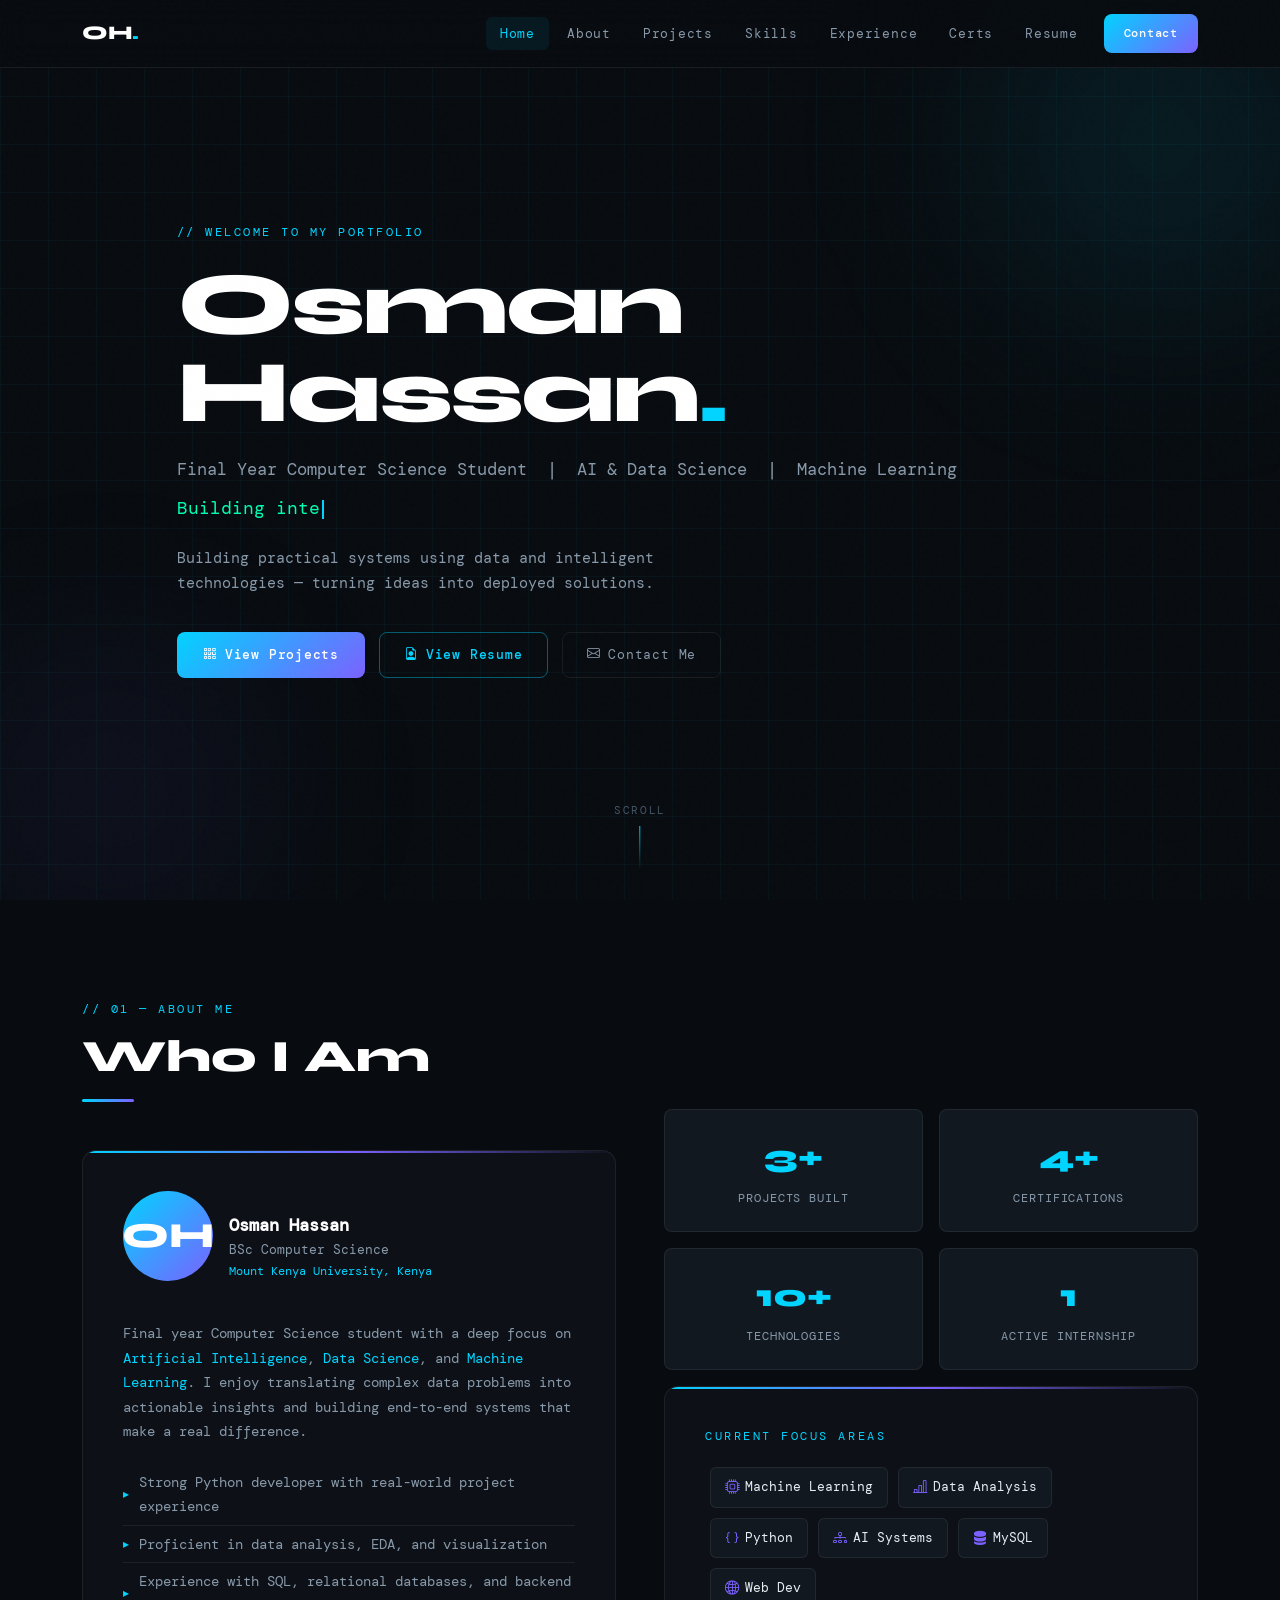
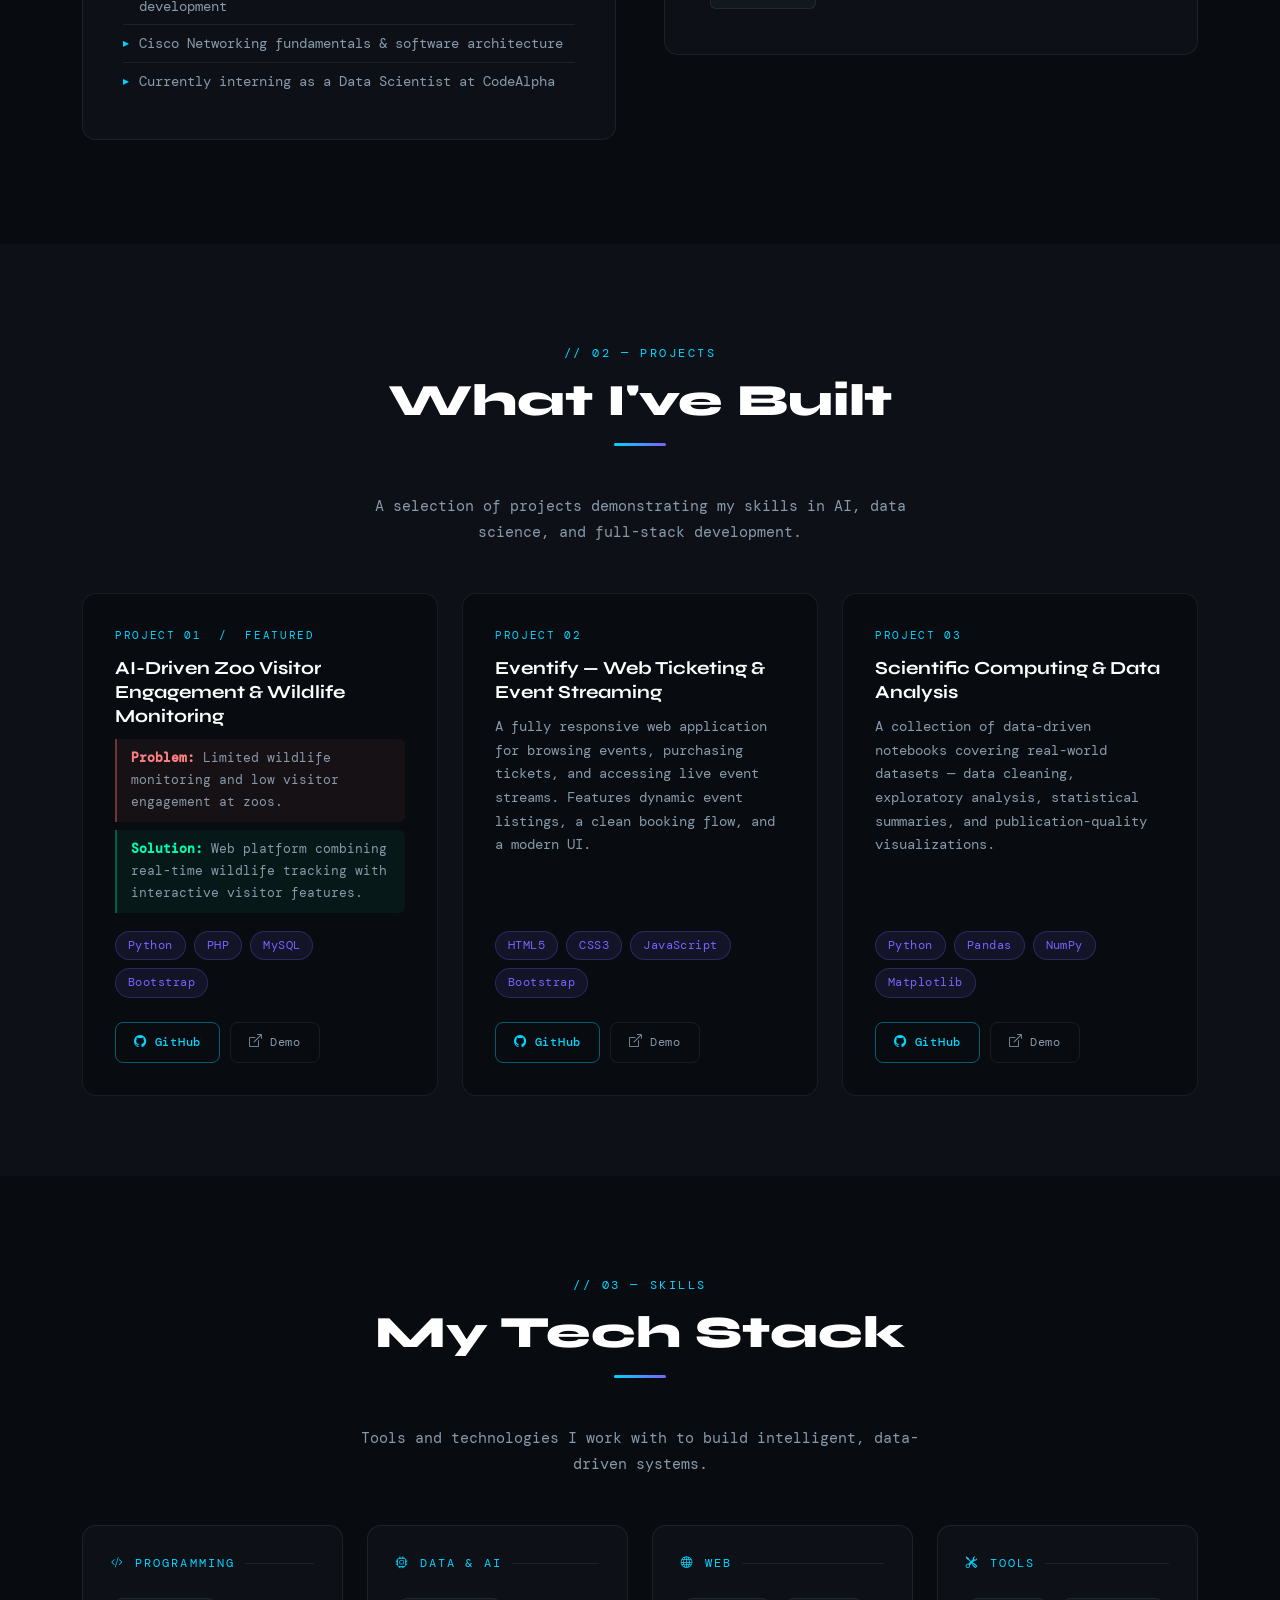
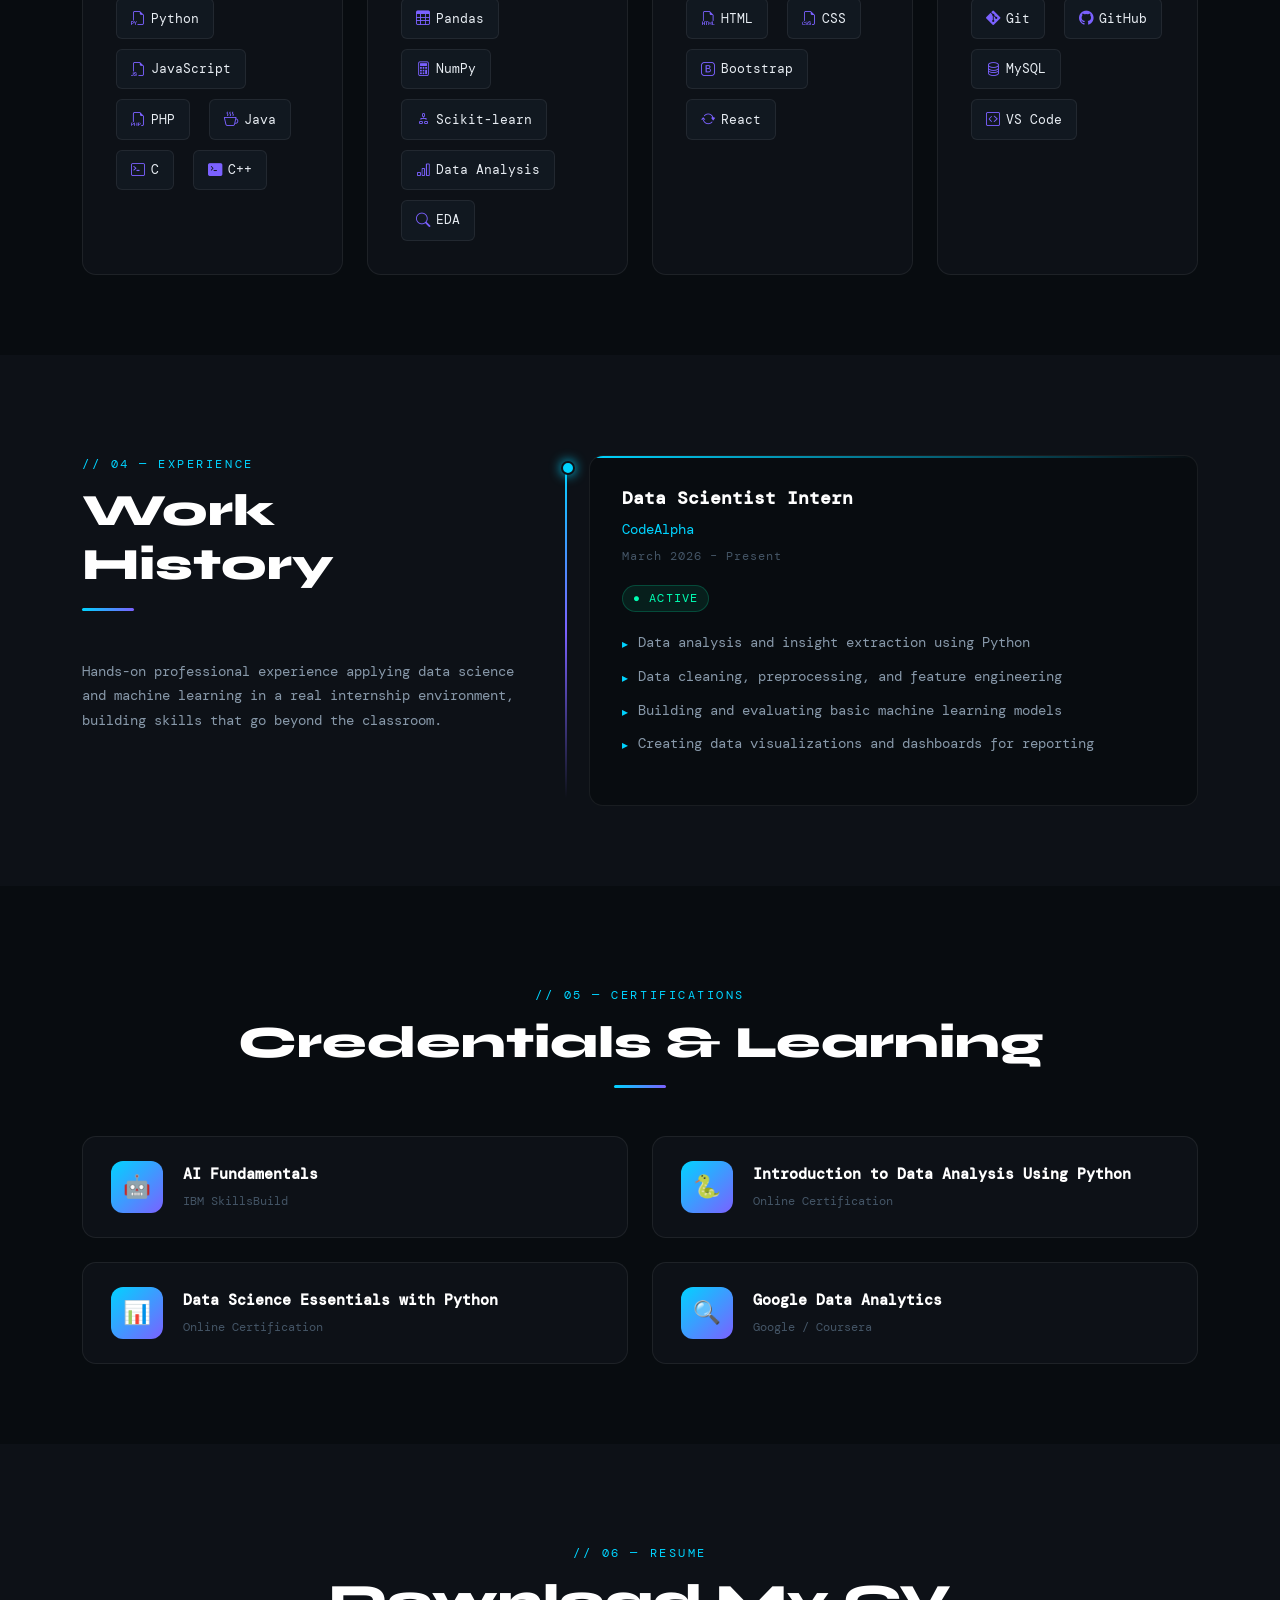
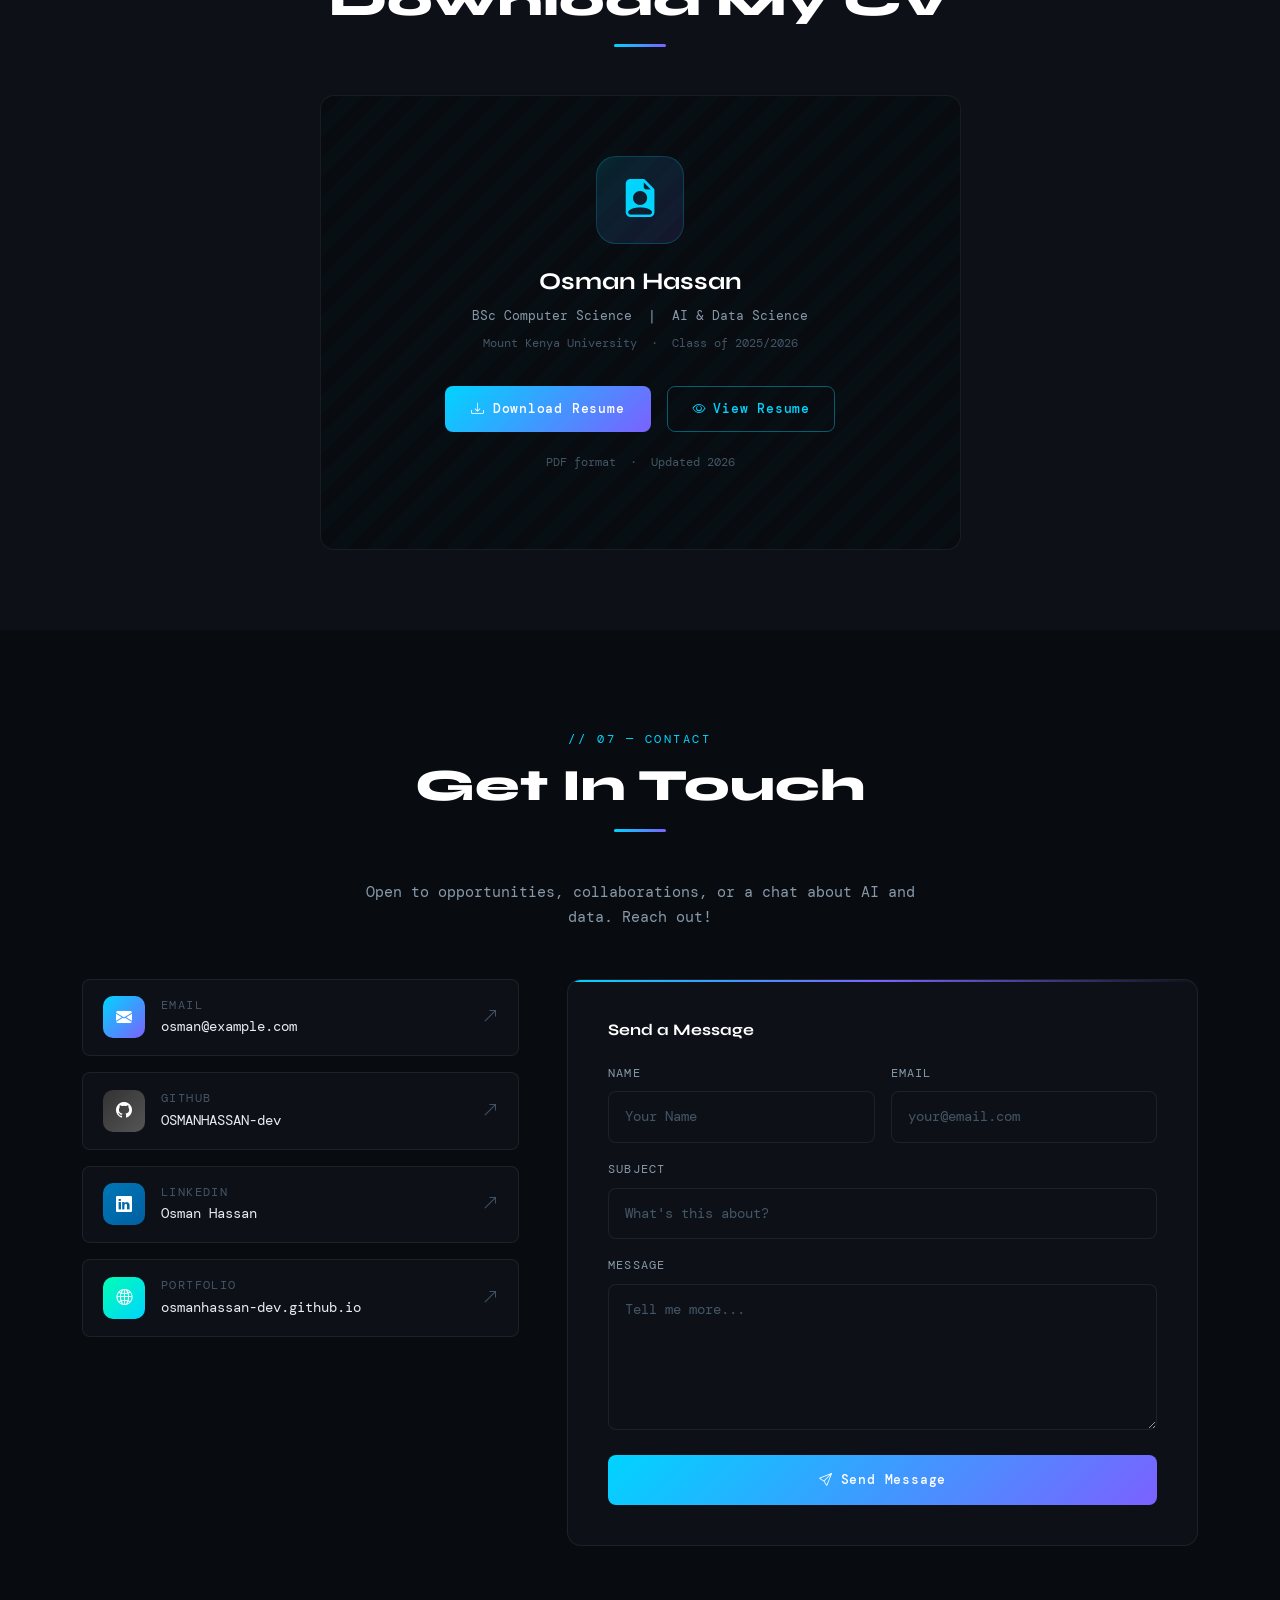
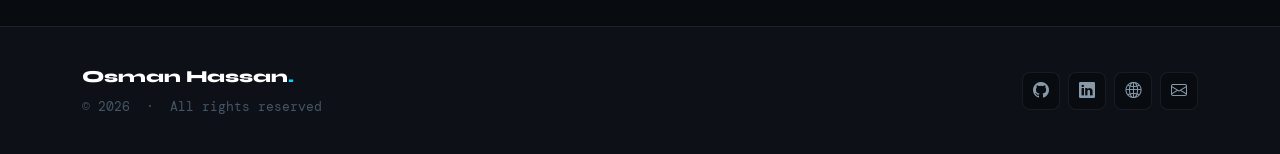
<file: index.html>
<!DOCTYPE html>
<html lang="en">
<head>
  <meta charset="UTF-8" />
  <meta name="viewport" content="width=device-width, initial-scale=1.0" />
  <link rel="icon" href="https://cdn-icons-png.flaticon.com/512/2103/2103633.png" type="image/png">
  <title>Osman Hassan | AI & Data Science Portfolio</title>
  <link rel="icon" type="image/png" href="https://upload.wikimedia.org/wikipedia/commons/6/6a/Artificial_intelligence_icon.png" /> 
  <meta name="description" content="Final Year CS Student specializing in AI, Data Science, and Machine Learning." />

  <!-- Bootstrap 5 CDN -->
  <link href="https://cdn.jsdelivr.net/npm/bootstrap@5.3.3/dist/css/bootstrap.min.css" rel="stylesheet" />
  <!-- Bootstrap Icons -->
  <link href="https://cdn.jsdelivr.net/npm/bootstrap-icons@1.11.3/font/bootstrap-icons.min.css" rel="stylesheet" />
  <!-- Google Fonts: Syne + DM Mono -->
  <link href="https://fonts.googleapis.com/css2?family=Syne:wght@400;600;700;800&family=DM+Mono:wght@300;400;500&display=swap" rel="stylesheet" />

  <style>
    /* ============================================================
       CSS CUSTOM PROPERTIES
    ============================================================ */
    :root {
      --bg:          #080c10;
      --bg-card:     #0d1117;
      --bg-card2:    #111820;
      --border:      rgba(255,255,255,0.07);
      --accent:      #00d4ff;
      --accent2:     #7b61ff;
      --accent3:     #00ffb3;
      --text:        #e8edf3;
      --text-dim:    #8899aa;
      --text-faint:  #445566;
      --radius:      14px;
      --radius-sm:   8px;
      --font-head:   'Syne', sans-serif;
      --font-mono:   'DM Mono', monospace;
      --nav-h:       68px;
      --glow:        0 0 40px rgba(0,212,255,0.12);
    }

    *, *::before, *::after { box-sizing: border-box; margin: 0; padding: 0; }
    html { scroll-behavior: smooth; scroll-padding-top: var(--nav-h); }
    body {
      background: var(--bg);
      color: var(--text);
      font-family: var(--font-mono);
      font-size: 0.95rem;
      line-height: 1.7;
      overflow-x: hidden;
    }
    h1,h2,h3,h4,h5 { font-family: var(--font-head); font-weight: 700; line-height: 1.2; }
    a { color: var(--accent); text-decoration: none; }
    a:hover { color: var(--accent3); }
    ::selection { background: rgba(0,212,255,0.25); color: #fff; }
    ::-webkit-scrollbar { width: 5px; }
    ::-webkit-scrollbar-track { background: var(--bg); }
    ::-webkit-scrollbar-thumb { background: var(--accent2); border-radius: 10px; }

    /* Noise overlay */
    body::before {
      content: '';
      position: fixed; inset: 0;
      background-image: url("data:image/svg+xml,%3Csvg viewBox='0 0 256 256' xmlns='http://www.w3.org/2000/svg'%3E%3Cfilter id='n'%3E%3CfeTurbulence type='fractalNoise' baseFrequency='0.9' numOctaves='4' stitchTiles='stitch'/%3E%3C/filter%3E%3Crect width='100%25' height='100%25' filter='url(%23n)' opacity='0.035'/%3E%3C/svg%3E");
      pointer-events: none; z-index: 9999; opacity: .4;
    }

    /* Grid bg */
    .grid-bg {
      background-image:
        linear-gradient(rgba(0,212,255,0.04) 1px, transparent 1px),
        linear-gradient(90deg, rgba(0,212,255,0.04) 1px, transparent 1px);
      background-size: 48px 48px;
    }

    /* ============================================================ SECTION */
    .section { padding: 100px 0 80px; }
    .section-label {
      font-family: var(--font-mono);
      font-size: 0.72rem; letter-spacing: 0.22em;
      text-transform: uppercase; color: var(--accent); margin-bottom: 10px;
    }
    .section-title { font-size: clamp(1.9rem,4vw,2.8rem); font-weight: 800; color: #fff; margin-bottom: 14px; }
    .section-sub { color: var(--text-dim); max-width: 560px; font-size: 0.93rem; }
    .divider {
      width: 52px; height: 3px;
      background: linear-gradient(90deg, var(--accent), var(--accent2));
      border-radius: 4px; margin: 16px 0 48px;
    }

    /* ============================================================ NAVBAR */
    #navbar {
      height: var(--nav-h);
      background: rgba(8,12,16,0.88);
      backdrop-filter: blur(16px);
      -webkit-backdrop-filter: blur(16px);
      border-bottom: 1px solid var(--border);
      z-index: 1050;
    }
    #navbar .navbar-brand { font-family: var(--font-head); font-size: 1.2rem; font-weight: 800; color: #fff; letter-spacing: -0.02em; }
    #navbar .navbar-brand span { color: var(--accent); }
    .nav-link {
      font-family: var(--font-mono); font-size: 0.8rem; letter-spacing: 0.06em;
      color: var(--text-dim) !important; padding: 6px 14px !important;
      border-radius: 6px; transition: color .2s, background .2s; position: relative;
    }
    .nav-link:hover, .nav-link.active { color: var(--accent) !important; background: rgba(0,212,255,0.07); }
    .navbar-toggler { border: 1px solid var(--border); }
    .navbar-toggler-icon { filter: invert(1); }

    /* ============================================================ HERO */
    #home { min-height: 100vh; display: flex; align-items: center; position: relative; overflow: hidden; }
    .blob { position: absolute; border-radius: 50%; filter: blur(90px); pointer-events: none; }
    .blob-1 {
      width: 520px; height: 520px;
      background: radial-gradient(circle, rgba(0,212,255,.12), transparent 70%);
      top: -120px; right: -140px;
      animation: drift 8s ease-in-out infinite alternate;
    }
    .blob-2 {
      width: 420px; height: 420px;
      background: radial-gradient(circle, rgba(123,97,255,.10), transparent 70%);
      bottom: -100px; left: -100px;
      animation: drift 10s ease-in-out infinite alternate-reverse;
    }
    @keyframes drift {
      from { transform: translate(0,0) scale(1); }
      to   { transform: translate(30px,20px) scale(1.08); }
    }
    .hero-pre {
      font-family: var(--font-mono); font-size: 0.78rem;
      letter-spacing: 0.2em; text-transform: uppercase; color: var(--accent);
      margin-bottom: 18px; opacity: 0; animation: fadeUp .7s .2s forwards;
    }
    .hero-name {
      font-size: clamp(2.8rem,8vw,5.5rem); font-weight: 800; color: #fff;
      line-height: 1.0; letter-spacing: -0.03em;
      opacity: 0; animation: fadeUp .7s .4s forwards;
    }
    .hero-name .accent-dot { color: var(--accent); }
    .hero-title {
      font-family: var(--font-mono); font-size: clamp(0.85rem,2vw,1.05rem);
      color: var(--text-dim); margin: 18px 0 10px;
      opacity: 0; animation: fadeUp .7s .6s forwards;
    }
    .typed-wrap {
      font-family: var(--font-mono); font-size: clamp(0.9rem,2vw,1.1rem);
      color: var(--accent3); min-height: 1.8em;
      opacity: 0; animation: fadeUp .7s .75s forwards;
    }
    .typed-cursor {
      display: inline-block; width: 2px; height: 1.1em;
      background: var(--accent); margin-left: 2px;
      vertical-align: text-bottom; animation: blink .8s step-end infinite;
    }
    @keyframes blink { 0%,100%{opacity:1} 50%{opacity:0} }
    .hero-tagline {
      color: var(--text-dim); font-size: 0.92rem; margin: 20px 0 36px;
      max-width: 480px; opacity: 0; animation: fadeUp .7s .9s forwards;
    }
    .hero-btns { display: flex; flex-wrap: wrap; gap: 14px; opacity: 0; animation: fadeUp .7s 1.05s forwards; }
    .scroll-hint {
      position: absolute; bottom: 30px; left: 50%; transform: translateX(-50%);
      display: flex; flex-direction: column; align-items: center; gap: 6px;
      color: var(--text-faint); font-size: 0.7rem; letter-spacing: 0.14em;
      text-transform: uppercase; animation: fadeIn 1s 2s both;
    }
    .scroll-hint .line {
      width: 1px; height: 44px;
      background: linear-gradient(to bottom, var(--accent), transparent);
      animation: scrollLine 1.8s ease-in-out infinite;
    }
    @keyframes scrollLine {
      0%   { opacity:0; transform:scaleY(0); transform-origin:top; }
      50%  { opacity:1; transform:scaleY(1); transform-origin:top; }
      100% { opacity:0; transform:scaleY(1); transform-origin:bottom; }
    }
    @keyframes fadeUp { from{opacity:0;transform:translateY(22px)} to{opacity:1;transform:translateY(0)} }
    @keyframes fadeIn  { from{opacity:0} to{opacity:1} }

    /* ============================================================ BUTTONS */
    .btn-primary-custom {
      display: inline-flex; align-items: center; gap: 8px;
      padding: 12px 26px;
      background: linear-gradient(135deg, var(--accent), var(--accent2));
      color: #fff; font-family: var(--font-mono); font-size: 0.82rem;
      letter-spacing: 0.06em; border: none; border-radius: var(--radius-sm);
      cursor: pointer; transition: transform .2s, box-shadow .2s, opacity .2s; font-weight: 500;
    }
    .btn-primary-custom:hover { transform: translateY(-2px); box-shadow: 0 8px 28px rgba(0,212,255,0.3); color:#fff; opacity:.92; }
    .btn-outline-custom {
      display: inline-flex; align-items: center; gap: 8px;
      padding: 11px 24px; background: transparent; color: var(--accent);
      font-family: var(--font-mono); font-size: 0.82rem; letter-spacing: 0.06em;
      border: 1px solid rgba(0,212,255,0.4); border-radius: var(--radius-sm);
      cursor: pointer; transition: transform .2s, background .2s, border-color .2s; font-weight: 500;
    }
    .btn-outline-custom:hover { background: rgba(0,212,255,0.08); border-color: var(--accent); transform: translateY(-2px); color: var(--accent); }
    .btn-ghost-custom {
      display: inline-flex; align-items: center; gap: 8px;
      padding: 11px 24px; background: transparent; color: var(--text-dim);
      font-family: var(--font-mono); font-size: 0.82rem; letter-spacing: 0.06em;
      border: 1px solid var(--border); border-radius: var(--radius-sm);
      cursor: pointer; transition: transform .2s, color .2s, border-color .2s;
    }
    .btn-ghost-custom:hover { color: var(--text); border-color: rgba(255,255,255,0.2); transform: translateY(-2px); }

    /* ============================================================ ABOUT */
    .about-card {
      background: var(--bg-card); border: 1px solid var(--border);
      border-radius: var(--radius); padding: 40px; position: relative; overflow: hidden;
    }
    .about-card::before {
      content: ''; position: absolute; top:0;left:0;right:0; height:2px;
      background: linear-gradient(90deg, var(--accent), var(--accent2), transparent);
    }
    .about-avatar {
      width: 90px; height: 90px; border-radius: 50%;
      background: linear-gradient(135deg, var(--accent), var(--accent2));
      display: flex; align-items: center; justify-content: center;
      font-size: 2.2rem; font-family: var(--font-head); font-weight: 800;
      color: #fff; margin-bottom: 20px; flex-shrink: 0;
    }
    .about-stat {
      background: var(--bg-card2); border: 1px solid var(--border);
      border-radius: var(--radius-sm); padding: 20px 24px; text-align: center;
    }
    .about-stat .num { font-size: 2rem; font-family: var(--font-head); font-weight: 800; color: var(--accent); display: block; }
    .about-stat .lbl { font-size: 0.76rem; color: var(--text-dim); letter-spacing: 0.08em; text-transform: uppercase; }
    .about-list li {
      color: var(--text-dim); font-size: 0.9rem; padding: 6px 0;
      border-bottom: 1px solid var(--border);
      display: flex; align-items: center; gap: 10px;
    }
    .about-list li:last-child { border-bottom: none; }
    .about-list li::before { content: '▸'; color: var(--accent); font-size: 0.75rem; flex-shrink: 0; }

    /* ============================================================ PROJECTS */
    #projects { background: var(--bg-card); }
    .project-card {
      background: var(--bg); border: 1px solid var(--border);
      border-radius: var(--radius); padding: 32px; height: 100%;
      display: flex; flex-direction: column; position: relative; overflow: hidden;
      transition: transform .3s, border-color .3s, box-shadow .3s;
    }
    .project-card::before {
      content:''; position:absolute; inset:0;
      background: linear-gradient(135deg,rgba(0,212,255,0.04),transparent 60%);
      opacity:0; transition: opacity .3s;
    }
    .project-card:hover { transform:translateY(-6px); border-color:rgba(0,212,255,0.25); box-shadow:var(--glow); }
    .project-card:hover::before { opacity:1; }
    .project-num { font-size:0.7rem; font-family:var(--font-mono); letter-spacing:0.15em; color:var(--accent); text-transform:uppercase; margin-bottom:12px; }
    .project-title { font-size:1.15rem; font-weight:700; color:#fff; margin-bottom:10px; line-height:1.3; }
    .project-desc { color:var(--text-dim); font-size:0.87rem; flex:1; margin-bottom:20px; }
    .project-problem {
      background:rgba(255,100,100,0.06); border-left:2px solid rgba(255,100,100,0.4);
      padding:8px 14px; border-radius:0 6px 6px 0; font-size:0.82rem; color:var(--text-dim); margin-bottom:8px;
    }
    .project-solution {
      background:rgba(0,255,179,0.05); border-left:2px solid rgba(0,255,179,0.3);
      padding:8px 14px; border-radius:0 6px 6px 0; font-size:0.82rem; color:var(--text-dim); margin-bottom:18px;
    }
    .tech-stack { display:flex; flex-wrap:wrap; gap:8px; margin-bottom:24px; }
    .tech-tag {
      font-family:var(--font-mono); font-size:0.72rem; padding:4px 12px; border-radius:20px;
      background:rgba(123,97,255,0.1); border:1px solid rgba(123,97,255,0.25); color:var(--accent2); letter-spacing:0.04em;
    }
    .project-btns { display:flex; gap:10px; flex-wrap:wrap; }

    /* ============================================================ SKILLS */
    .skill-group {
      background: var(--bg-card); border: 1px solid var(--border);
      border-radius: var(--radius); padding: 28px; height: 100%;
      transition: border-color .3s;
    }
    .skill-group:hover { border-color: rgba(0,212,255,0.2); }
    .skill-group-title {
      font-family: var(--font-mono); font-size: 0.72rem; letter-spacing: 0.18em;
      text-transform: uppercase; color: var(--accent); margin-bottom: 20px;
      display: flex; align-items: center; gap: 10px;
    }
    .skill-group-title::after { content:''; flex:1; height:1px; background:var(--border); }
    .skill-badge {
      display: inline-flex; align-items: center; gap: 6px;
      padding: 7px 14px; border-radius: 6px;
      background: var(--bg-card2); border: 1px solid var(--border);
      color: var(--text); font-size: 0.82rem; margin: 5px;
      transition: background .2s, border-color .2s, transform .2s, color .2s; cursor: default;
    }
    .skill-badge:hover { background:rgba(0,212,255,0.07); border-color:rgba(0,212,255,0.3); color:var(--accent); transform:translateY(-2px); }
    .skill-badge i { font-size:0.9rem; color:var(--accent2); }

    /* ============================================================ EXPERIENCE */
    #experience { background: var(--bg-card); }
    .timeline { position:relative; padding-left:32px; }
    .timeline::before {
      content:''; position:absolute; left:8px; top:8px; bottom:8px; width:2px;
      background:linear-gradient(to bottom, var(--accent), var(--accent2), transparent);
    }
    .timeline-item { position:relative; margin-bottom:44px; }
    .timeline-item:last-child { margin-bottom:0; }
    .timeline-dot {
      position:absolute; left:-28px; top:6px;
      width:14px; height:14px; border-radius:50%;
      background:var(--accent); border:2px solid var(--bg-card);
      box-shadow:0 0 12px var(--accent);
    }
    .exp-card {
      background:var(--bg); border:1px solid var(--border);
      border-radius:var(--radius); padding:28px 32px;
      position:relative; overflow:hidden; transition:border-color .3s;
    }
    .exp-card::before {
      content:''; position:absolute; top:0;left:0;right:0; height:2px;
      background:linear-gradient(90deg, var(--accent), transparent);
    }
    .exp-card:hover { border-color:rgba(0,212,255,0.25); }
    .exp-role { font-size:1.1rem; font-weight:700; color:#fff; margin-bottom:4px; }
    .exp-company { color:var(--accent); font-size:0.88rem; margin-bottom:4px; font-family:var(--font-mono); }
    .exp-period { font-size:0.78rem; color:var(--text-faint); font-family:var(--font-mono); letter-spacing:0.08em; margin-bottom:18px; }
    .exp-badge {
      display:inline-block; padding:3px 10px;
      background:rgba(0,255,179,0.08); border:1px solid rgba(0,255,179,0.2);
      border-radius:20px; color:var(--accent3); font-size:0.72rem;
      letter-spacing:0.1em; text-transform:uppercase; margin-bottom:14px;
    }
    .exp-tasks { list-style:none; padding:0; }
    .exp-tasks li {
      color:var(--text-dim); font-size:0.87rem; padding:5px 0;
      display:flex; align-items:flex-start; gap:10px;
    }
    .exp-tasks li::before { content:'▸'; color:var(--accent); font-size:0.72rem; margin-top:4px; flex-shrink:0; }

    /* ============================================================ CERTIFICATIONS */
    .cert-card {
      background:var(--bg-card); border:1px solid var(--border);
      border-radius:var(--radius); padding:24px 28px;
      display:flex; align-items:center; gap:20px;
      transition:border-color .3s, transform .3s; height:100%;
    }
    .cert-card:hover { border-color:rgba(0,212,255,0.25); transform:translateY(-4px); }
    .cert-icon {
      width:52px; height:52px; border-radius:12px;
      background:linear-gradient(135deg,var(--accent),var(--accent2));
      display:flex; align-items:center; justify-content:center;
      font-size:1.4rem; flex-shrink:0;
    }
    .cert-name { font-weight:600; color:#fff; font-size:0.92rem; margin-bottom:4px; }
    .cert-issuer { font-size:0.77rem; color:var(--text-faint); font-family:var(--font-mono); }

    /* ============================================================ RESUME */
    #resume { background: var(--bg-card); }
    .resume-preview {
      background:var(--bg); border:1px solid var(--border);
      border-radius:var(--radius); padding:60px 40px; text-align:center;
      position:relative; overflow:hidden;
    }
    .resume-preview::before {
      content:''; position:absolute; inset:0;
      background:repeating-linear-gradient(-45deg,transparent,transparent 14px,rgba(0,212,255,0.015) 14px,rgba(0,212,255,0.015) 28px);
    }
    .resume-icon-wrap {
      width:88px; height:88px; border-radius:20px;
      background:linear-gradient(135deg,rgba(0,212,255,0.12),rgba(123,97,255,0.12));
      border:1px solid rgba(0,212,255,0.2);
      display:flex; align-items:center; justify-content:center;
      font-size:2.4rem; margin:0 auto 24px; color:var(--accent);
    }

    /* ============================================================ CONTACT */
    .contact-item {
      display:flex; align-items:center; gap:16px;
      padding:16px 20px; background:var(--bg-card); border:1px solid var(--border);
      border-radius:var(--radius-sm); transition:border-color .3s, transform .2s;
      text-decoration:none; color:var(--text);
    }
    .contact-item:hover { border-color:rgba(0,212,255,0.3); transform:translateX(4px); color:var(--text); }
    .contact-icon {
      width:42px; height:42px; border-radius:10px;
      background:linear-gradient(135deg,var(--accent),var(--accent2));
      display:flex; align-items:center; justify-content:center;
      font-size:1rem; color:#fff; flex-shrink:0;
    }
    .contact-label { font-size:0.72rem; text-transform:uppercase; letter-spacing:0.12em; color:var(--text-faint); font-family:var(--font-mono); }
    .contact-value { font-size:0.88rem; color:var(--text); }
    .form-control-custom {
      background:var(--bg-card); border:1px solid var(--border);
      border-radius:var(--radius-sm); color:var(--text);
      font-family:var(--font-mono); font-size:0.87rem; padding:13px 16px;
      width:100%; outline:none; transition:border-color .2s;
    }
    .form-control-custom:focus { border-color:var(--accent); box-shadow:0 0 0 3px rgba(0,212,255,0.08); }
    .form-control-custom::placeholder { color:var(--text-faint); }
    .form-label-custom {
      font-size:0.76rem; letter-spacing:0.1em; text-transform:uppercase;
      color:var(--text-dim); font-family:var(--font-mono); margin-bottom:8px; display:block;
    }

    /* ============================================================ FOOTER */
    footer { background:var(--bg-card); border-top:1px solid var(--border); padding:36px 0; }
    .footer-brand { font-family:var(--font-head); font-size:1.05rem; font-weight:800; color:#fff; }
    .footer-brand span { color:var(--accent); }
    .footer-text { font-size:0.8rem; color:var(--text-faint); }
    .social-link {
      width:38px; height:38px; border-radius:8px;
      background:var(--bg); border:1px solid var(--border);
      display:inline-flex; align-items:center; justify-content:center;
      color:var(--text-dim); font-size:1rem;
      transition:background .2s, color .2s, border-color .2s, transform .2s;
    }
    .social-link:hover { background:rgba(0,212,255,0.1); border-color:var(--accent); color:var(--accent); transform:translateY(-2px); }

    /* ============================================================ REVEAL ANIMATIONS */
    .reveal { opacity:0; transform:translateY(28px); transition:opacity .65s ease, transform .65s ease; }
    .reveal.visible { opacity:1; transform:none; }

    /* ============================================================ RESPONSIVE */
    @media (max-width:767px) {
      .section { padding:70px 0 60px; }
      .hero-name { letter-spacing:-0.02em; }
      .about-card { padding:26px; }
      .project-card { padding:24px; }
    }
  </style>
</head>
<body>

  <!-- NAVBAR -->
  <nav id="navbar" class="navbar navbar-expand-lg fixed-top">
    <div class="container">
      <a class="navbar-brand" href="#home">OH<span>.</span></a>
      <button class="navbar-toggler" type="button" data-bs-toggle="collapse" data-bs-target="#navMenu">
        <span class="navbar-toggler-icon"></span>
      </button>
      <div class="collapse navbar-collapse" id="navMenu">
        <ul class="navbar-nav ms-auto align-items-lg-center gap-1">
          <li class="nav-item"><a class="nav-link" href="#home">Home</a></li>
          <li class="nav-item"><a class="nav-link" href="#about">About</a></li>
          <li class="nav-item"><a class="nav-link" href="#projects">Projects</a></li>
          <li class="nav-item"><a class="nav-link" href="#skills">Skills</a></li>
          <li class="nav-item"><a class="nav-link" href="#experience">Experience</a></li>
          <li class="nav-item"><a class="nav-link" href="#certifications">Certs</a></li>
          <li class="nav-item"><a class="nav-link" href="#resume">Resume</a></li>
          <li class="nav-item ms-lg-2">
            <a class="btn-primary-custom" href="#contact" style="padding:9px 20px;font-size:0.78rem;">Contact</a>
          </li>
        </ul>
      </div>
    </div>
  </nav>

  <!-- HOME -->
  <section id="home" class="grid-bg">
    <div class="blob blob-1"></div>
    <div class="blob blob-2"></div>
    <div class="container" style="position:relative;z-index:2">
      <div class="row justify-content-center">
        <div class="col-lg-10">
          <p class="hero-pre">// Welcome to my portfolio</p>
          <h1 class="hero-name">Osman<br>Hassan<span class="accent-dot">.</span></h1>
          <p class="hero-title">Final Year Computer Science Student &nbsp;|&nbsp; AI &amp; Data Science &nbsp;|&nbsp; Machine Learning</p>
          <div class="typed-wrap">
            <span id="typed-text"></span><span class="typed-cursor"></span>
          </div>
          <p class="hero-tagline">Building practical systems using data and intelligent technologies — turning ideas into deployed solutions.</p>
          <div class="hero-btns">
            <a class="btn-primary-custom" href="#projects"><i class="bi bi-grid-3x3-gap"></i> View Projects</a>
            <a class="btn-outline-custom" href="resume.pdf" target="_blank"><i class="bi bi-file-earmark-person"></i> View Resume</a>
            <a class="btn-ghost-custom" href="#contact"><i class="bi bi-envelope"></i> Contact Me</a>
          </div>
        </div>
      </div>
    </div>
    <div class="scroll-hint">
      <span>Scroll</span>
      <div class="line"></div>
    </div>
  </section>

  <!-- ABOUT -->
  <section id="about" class="section">
    <div class="container">
      <div class="row g-5 align-items-center">
        <div class="col-lg-6 reveal">
          <p class="section-label">// 01 — About Me</p>
          <h2 class="section-title">Who I Am</h2>
          <div class="divider"></div>
          <div class="about-card mb-4">
            <div class="d-flex align-items-center gap-3" style="margin-bottom:20px">
              <div class="about-avatar">OH</div>
              <div>
                <div style="font-weight:700;color:#fff;font-size:1.05rem;">Osman Hassan</div>
                <div style="font-family:var(--font-mono);font-size:0.8rem;color:var(--text-dim);">BSc Computer Science</div>
                <div style="font-family:var(--font-mono);font-size:0.78rem;color:var(--accent);">Mount Kenya University, Kenya</div>
              </div>
            </div>
            <p style="color:var(--text-dim);font-size:0.9rem;margin-bottom:20px;">
              Final year Computer Science student with a deep focus on <span style="color:var(--accent)">Artificial Intelligence</span>,
              <span style="color:var(--accent)">Data Science</span>, and <span style="color:var(--accent)">Machine Learning</span>.
              I enjoy translating complex data problems into actionable insights and building end-to-end systems that make a real difference.
            </p>
            <ul class="about-list list-unstyled mb-0">
              <li>Strong Python developer with real-world project experience</li>
              <li>Proficient in data analysis, EDA, and visualization</li>
              <li>Experience with SQL, relational databases, and backend development</li>
              <li>Cisco Networking fundamentals &amp; software architecture</li>
              <li>Currently interning as a Data Scientist at CodeAlpha</li>
            </ul>
          </div>
        </div>
        <div class="col-lg-6 reveal" style="transition-delay:.15s">
          <div class="row g-3 mb-3">
            <div class="col-6"><div class="about-stat"><span class="num">3+</span><span class="lbl">Projects Built</span></div></div>
            <div class="col-6"><div class="about-stat"><span class="num">4+</span><span class="lbl">Certifications</span></div></div>
            <div class="col-6"><div class="about-stat"><span class="num">10+</span><span class="lbl">Technologies</span></div></div>
            <div class="col-6"><div class="about-stat"><span class="num">1</span><span class="lbl">Active Internship</span></div></div>
          </div>
          <div class="about-card">
            <p class="section-label mb-3">Current Focus Areas</p>
            <div class="d-flex flex-wrap">
              <span class="skill-badge"><i class="bi bi-cpu"></i> Machine Learning</span>
              <span class="skill-badge"><i class="bi bi-bar-chart-line"></i> Data Analysis</span>
              <span class="skill-badge"><i class="bi bi-braces"></i> Python</span>
              <span class="skill-badge"><i class="bi bi-diagram-3"></i> AI Systems</span>
              <span class="skill-badge"><i class="bi bi-server"></i> MySQL</span>
              <span class="skill-badge"><i class="bi bi-globe2"></i> Web Dev</span>
            </div>
          </div>
        </div>
      </div>
    </div>
  </section>

  <!-- PROJECTS -->
  <section id="projects" class="section">
    <div class="container">
      <div class="text-center mb-5 reveal">
        <p class="section-label">// 02 — Projects</p>
        <h2 class="section-title">What I've Built</h2>
        <div class="divider mx-auto"></div>
        <p class="section-sub mx-auto">A selection of projects demonstrating my skills in AI, data science, and full-stack development.</p>
      </div>
      <div class="row g-4">

        <!-- Project 1 -->
        <div class="col-lg-4 col-md-6 reveal">
          <div class="project-card">
            <div class="project-num">Project 01 &nbsp;/&nbsp; Featured</div>
            <h3 class="project-title">AI-Driven Zoo Visitor Engagement &amp; Wildlife Monitoring</h3>
            <div class="project-problem"><strong style="color:#ff8080">Problem:</strong> Limited wildlife monitoring and low visitor engagement at zoos.</div>
            <div class="project-solution"><strong style="color:var(--accent3)">Solution:</strong> Web platform combining real-time wildlife tracking with interactive visitor features.</div>
            <div class="tech-stack">
              <span class="tech-tag">Python</span>
              <span class="tech-tag">PHP</span>
              <span class="tech-tag">MySQL</span>
              <span class="tech-tag">Bootstrap</span>
            </div>
            <div class="project-btns mt-auto">
              <a href="https://github.com/OSMANHASSAN-dev" target="_blank" class="btn-outline-custom" style="font-size:0.78rem;padding:9px 18px;">
                <i class="bi bi-github"></i> GitHub
              </a>
              <a href="#" class="btn-ghost-custom" style="font-size:0.78rem;padding:9px 18px;">
                <i class="bi bi-box-arrow-up-right"></i> Demo
              </a>
            </div>
          </div>
        </div>

        <!-- Project 2 -->
        <div class="col-lg-4 col-md-6 reveal" style="transition-delay:.1s">
          <div class="project-card">
            <div class="project-num">Project 02</div>
            <h3 class="project-title">Eventify — Web Ticketing &amp; Event Streaming</h3>
            <p class="project-desc">
              A fully responsive web application for browsing events, purchasing tickets, and accessing live event streams.
              Features dynamic event listings, a clean booking flow, and a modern UI.
            </p>
            <div class="tech-stack">
              <span class="tech-tag">HTML5</span>
              <span class="tech-tag">CSS3</span>
              <span class="tech-tag">JavaScript</span>
              <span class="tech-tag">Bootstrap</span>
            </div>
            <div class="project-btns mt-auto">
              <a href="https://github.com/OSMANHASSAN-dev" target="_blank" class="btn-outline-custom" style="font-size:0.78rem;padding:9px 18px;">
                <i class="bi bi-github"></i> GitHub
              </a>
              <a href="#" class="btn-ghost-custom" style="font-size:0.78rem;padding:9px 18px;">
                <i class="bi bi-box-arrow-up-right"></i> Demo
              </a>
            </div>
          </div>
        </div>

        <!-- Project 3 -->
        <div class="col-lg-4 col-md-6 reveal" style="transition-delay:.2s">
          <div class="project-card">
            <div class="project-num">Project 03</div>
            <h3 class="project-title">Scientific Computing &amp; Data Analysis</h3>
            <p class="project-desc">
              A collection of data-driven notebooks covering real-world datasets — data cleaning, exploratory analysis,
              statistical summaries, and publication-quality visualizations.
            </p>
            <div class="tech-stack">
              <span class="tech-tag">Python</span>
              <span class="tech-tag">Pandas</span>
              <span class="tech-tag">NumPy</span>
              <span class="tech-tag">Matplotlib</span>
            </div>
            <div class="project-btns mt-auto">
              <a href="https://github.com/OSMANHASSAN-dev" target="_blank" class="btn-outline-custom" style="font-size:0.78rem;padding:9px 18px;">
                <i class="bi bi-github"></i> GitHub
              </a>
              <a href="#" class="btn-ghost-custom" style="font-size:0.78rem;padding:9px 18px;">
                <i class="bi bi-box-arrow-up-right"></i> Demo
              </a>
            </div>
          </div>
        </div>

      </div>
    </div>
  </section>

  <!-- SKILLS -->
  <section id="skills" class="section" style="background:var(--bg);">
    <div class="container">
      <div class="text-center mb-5 reveal">
        <p class="section-label">// 03 — Skills</p>
        <h2 class="section-title">My Tech Stack</h2>
        <div class="divider mx-auto"></div>
        <p class="section-sub mx-auto">Tools and technologies I work with to build intelligent, data-driven systems.</p>
      </div>
      <div class="row g-4">
        <div class="col-lg-3 col-md-6 reveal">
          <div class="skill-group">
            <div class="skill-group-title"><i class="bi bi-code-slash"></i> Programming</div>
            <div>
              <span class="skill-badge"><i class="bi bi-filetype-py"></i> Python</span>
              <span class="skill-badge"><i class="bi bi-filetype-js"></i> JavaScript</span>
              <span class="skill-badge"><i class="bi bi-filetype-php"></i> PHP</span>
              <span class="skill-badge"><i class="bi bi-cup-hot"></i> Java</span>
              <span class="skill-badge"><i class="bi bi-terminal"></i> C</span>
              <span class="skill-badge"><i class="bi bi-terminal-fill"></i> C++</span>
            </div>
          </div>
        </div>
        <div class="col-lg-3 col-md-6 reveal" style="transition-delay:.1s">
          <div class="skill-group">
            <div class="skill-group-title"><i class="bi bi-cpu"></i> Data &amp; AI</div>
            <div>
              <span class="skill-badge"><i class="bi bi-table"></i> Pandas</span>
              <span class="skill-badge"><i class="bi bi-calculator"></i> NumPy</span>
              <span class="skill-badge"><i class="bi bi-diagram-2"></i> Scikit-learn</span>
              <span class="skill-badge"><i class="bi bi-bar-chart"></i> Data Analysis</span>
              <span class="skill-badge"><i class="bi bi-search"></i> EDA</span>
            </div>
          </div>
        </div>
        <div class="col-lg-3 col-md-6 reveal" style="transition-delay:.2s">
          <div class="skill-group">
            <div class="skill-group-title"><i class="bi bi-globe"></i> Web</div>
            <div>
              <span class="skill-badge"><i class="bi bi-filetype-html"></i> HTML</span>
              <span class="skill-badge"><i class="bi bi-filetype-css"></i> CSS</span>
              <span class="skill-badge"><i class="bi bi-bootstrap"></i> Bootstrap</span>
              <span class="skill-badge"><i class="bi bi-arrow-repeat"></i> React</span>
            </div>
          </div>
        </div>
        <div class="col-lg-3 col-md-6 reveal" style="transition-delay:.3s">
          <div class="skill-group">
            <div class="skill-group-title"><i class="bi bi-tools"></i> Tools</div>
            <div>
              <span class="skill-badge"><i class="bi bi-git"></i> Git</span>
              <span class="skill-badge"><i class="bi bi-github"></i> GitHub</span>
              <span class="skill-badge"><i class="bi bi-database"></i> MySQL</span>
              <span class="skill-badge"><i class="bi bi-code-square"></i> VS Code</span>
            </div>
          </div>
        </div>
      </div>
    </div>
  </section>

  <!-- EXPERIENCE -->
  <section id="experience" class="section">
    <div class="container">
      <div class="row">
        <div class="col-lg-5 mb-5 mb-lg-0 reveal">
          <p class="section-label">// 04 — Experience</p>
          <h2 class="section-title">Work History</h2>
          <div class="divider"></div>
          <p style="color:var(--text-dim);font-size:0.9rem;">
            Hands-on professional experience applying data science and machine learning in a real internship environment,
            building skills that go beyond the classroom.
          </p>
        </div>
        <div class="col-lg-7 reveal" style="transition-delay:.15s">
          <div class="timeline">
            <div class="timeline-item">
              <div class="timeline-dot"></div>
              <div class="exp-card">
                <div class="exp-role">Data Scientist Intern</div>
                <div class="exp-company">CodeAlpha</div>
                <div class="exp-period">March 2026 – Present</div>
                <span class="exp-badge">&#x25CF; Active</span>
                <ul class="exp-tasks">
                  <li>Data analysis and insight extraction using Python</li>
                  <li>Data cleaning, preprocessing, and feature engineering</li>
                  <li>Building and evaluating basic machine learning models</li>
                  <li>Creating data visualizations and dashboards for reporting</li>
                </ul>
              </div>
            </div>
          </div>
        </div>
      </div>
    </div>
  </section>

  <!-- CERTIFICATIONS -->
  <section id="certifications" class="section" style="background:var(--bg);">
    <div class="container">
      <div class="text-center mb-5 reveal">
        <p class="section-label">// 05 — Certifications</p>
        <h2 class="section-title">Credentials &amp; Learning</h2>
        <div class="divider mx-auto"></div>
      </div>
      <div class="row g-4">
        <div class="col-lg-6 reveal">
          <div class="cert-card">
            <div class="cert-icon">🤖</div>
            <div>
              <div class="cert-name">AI Fundamentals</div>
              <div class="cert-issuer">IBM SkillsBuild</div>
            </div>
          </div>
        </div>
        <div class="col-lg-6 reveal" style="transition-delay:.08s">
          <div class="cert-card">
            <div class="cert-icon">🐍</div>
            <div>
              <div class="cert-name">Introduction to Data Analysis Using Python</div>
              <div class="cert-issuer">Online Certification</div>
            </div>
          </div>
        </div>
        <div class="col-lg-6 reveal" style="transition-delay:.16s">
          <div class="cert-card">
            <div class="cert-icon">📊</div>
            <div>
              <div class="cert-name">Data Science Essentials with Python</div>
              <div class="cert-issuer">Online Certification</div>
            </div>
          </div>
        </div>
        <div class="col-lg-6 reveal" style="transition-delay:.24s">
          <div class="cert-card">
            <div class="cert-icon">🔍</div>
            <div>
              <div class="cert-name">Google Data Analytics</div>
              <div class="cert-issuer">Google / Coursera</div>
            </div>
          </div>
        </div>
      </div>
    </div>
  </section>

  <!-- RESUME -->
  <section id="resume" class="section">
    <div class="container">
      <div class="text-center mb-5 reveal">
        <p class="section-label">// 06 — Resume</p>
        <h2 class="section-title">Download My CV</h2>
        <div class="divider mx-auto"></div>
      </div>
      <div class="row justify-content-center">
        <div class="col-lg-7 reveal">
          <div class="resume-preview">
            <div class="resume-icon-wrap">
              <i class="bi bi-file-earmark-person-fill"></i>
            </div>
            <h4 style="color:#fff;font-family:var(--font-head);margin-bottom:8px;position:relative;">Osman Hassan</h4>
            <p style="font-family:var(--font-mono);color:var(--text-dim);font-size:0.82rem;margin-bottom:6px;position:relative;">BSc Computer Science &nbsp;|&nbsp; AI &amp; Data Science</p>
            <p style="font-family:var(--font-mono);color:var(--text-faint);font-size:0.78rem;margin-bottom:32px;position:relative;">Mount Kenya University &nbsp;·&nbsp; Class of 2025/2026</p>
            <div class="d-flex flex-wrap gap-3 justify-content-center" style="position:relative;">
              <a href="resume.pdf" download class="btn-primary-custom">
                <i class="bi bi-download"></i> Download Resume
              </a>
              <a href="resume.pdf" target="_blank" class="btn-outline-custom">
                <i class="bi bi-eye"></i> View Resume
              </a>
            </div>
            <p style="font-family:var(--font-mono);color:var(--text-faint);font-size:0.75rem;margin-top:20px;position:relative;">PDF format &nbsp;·&nbsp; Updated 2026</p>
          </div>
        </div>
      </div>
    </div>
  </section>

  <!-- CONTACT -->
  <section id="contact" class="section" style="background:var(--bg);">
    <div class="container">
      <div class="text-center mb-5 reveal">
        <p class="section-label">// 07 — Contact</p>
        <h2 class="section-title">Get In Touch</h2>
        <div class="divider mx-auto"></div>
        <p class="section-sub mx-auto">Open to opportunities, collaborations, or a chat about AI and data. Reach out!</p>
      </div>
      <div class="row g-5">
        <div class="col-lg-5 reveal">
          <div class="d-flex flex-column gap-3">
            <a href="mailto:osman@example.com" class="contact-item">
              <div class="contact-icon"><i class="bi bi-envelope-fill"></i></div>
              <div>
                <div class="contact-label">Email</div>
                <div class="contact-value">osman@example.com</div>
              </div>
              <i class="bi bi-arrow-up-right ms-auto" style="color:var(--text-faint)"></i>
            </a>
            <a href="https://github.com/OSMANHASSAN-dev" target="_blank" class="contact-item">
              <div class="contact-icon" style="background:linear-gradient(135deg,#333,#555)"><i class="bi bi-github"></i></div>
              <div>
                <div class="contact-label">GitHub</div>
                <div class="contact-value">OSMANHASSAN-dev</div>
              </div>
              <i class="bi bi-arrow-up-right ms-auto" style="color:var(--text-faint)"></i>
            </a>
            <a href="https://linkedin.com/in/hassano-6355a3369" target="_blank" class="contact-item">
              <div class="contact-icon" style="background:linear-gradient(135deg,#0077b5,#005fa3)"><i class="bi bi-linkedin"></i></div>
              <div>
                <div class="contact-label">LinkedIn</div>
                <div class="contact-value">Osman Hassan</div>
              </div>
              <i class="bi bi-arrow-up-right ms-auto" style="color:var(--text-faint)"></i>
            </a>
            <a href="https://osmanhassan-dev.github.io" target="_blank" class="contact-item">
              <div class="contact-icon" style="background:linear-gradient(135deg,var(--accent3),var(--accent))"><i class="bi bi-globe2"></i></div>
              <div>
                <div class="contact-label">Portfolio</div>
                <div class="contact-value">osmanhassan-dev.github.io</div>
              </div>
              <i class="bi bi-arrow-up-right ms-auto" style="color:var(--text-faint)"></i>
            </a>
          </div>
        </div>
        <div class="col-lg-7 reveal" style="transition-delay:.15s">
          <div class="about-card">
            <h5 style="color:#fff;margin-bottom:24px;font-size:1rem;">Send a Message</h5>
            <form id="contactForm" novalidate>
              <div class="row g-3">
                <div class="col-md-6">
                  <label class="form-label-custom">Name</label>
                  <input type="text" class="form-control-custom" placeholder="Your Name" required />
                </div>
                <div class="col-md-6">
                  <label class="form-label-custom">Email</label>
                  <input type="email" class="form-control-custom" placeholder="your@email.com" required />
                </div>
                <div class="col-12">
                  <label class="form-label-custom">Subject</label>
                  <input type="text" class="form-control-custom" placeholder="What's this about?" />
                </div>
                <div class="col-12">
                  <label class="form-label-custom">Message</label>
                  <textarea class="form-control-custom" rows="5" placeholder="Tell me more..." required style="resize:vertical;"></textarea>
                </div>
                <div class="col-12">
                  <button type="submit" class="btn-primary-custom" style="width:100%;justify-content:center;padding:14px;">
                    <i class="bi bi-send"></i> Send Message
                  </button>
                </div>
              </div>
            </form>
            <div id="formMsg" style="display:none;margin-top:14px;font-family:var(--font-mono);text-align:center;font-size:0.85rem;"></div>
          </div>
        </div>
      </div>
    </div>
  </section>

  <!-- FOOTER -->
  <footer>
    <div class="container">
      <div class="d-flex flex-column flex-md-row align-items-center justify-content-between gap-3">
        <div>
          <div class="footer-brand">Osman Hassan<span>.</span></div>
          <div class="footer-text mt-1">© <span id="year"></span> &nbsp;·&nbsp; All rights reserved</div>
        </div>
        <div class="d-flex gap-2">
          <a href="https://github.com/OSMANHASSAN-dev" target="_blank" class="social-link"><i class="bi bi-github"></i></a>
          <a href="https://linkedin.com/in/hassano-6355a3369" target="_blank" class="social-link"><i class="bi bi-linkedin"></i></a>
          <a href="https://osmanhassan-dev.github.io" target="_blank" class="social-link"><i class="bi bi-globe2"></i></a>
          <a href="mailto:osman@example.com" class="social-link"><i class="bi bi-envelope"></i></a>
        </div>
      </div>
    </div>
  </footer>

  <!-- Bootstrap JS -->
  <script src="https://cdn.jsdelivr.net/npm/bootstrap@5.3.3/dist/js/bootstrap.bundle.min.js"></script>

  <script>
    /* ===== TYPING EFFECT ===== */
    const typedEl = document.getElementById('typed-text');
    const phrases = [
      'Building intelligent AI systems.',
      'Solving problems with data.',
      'Turning raw data into insights.',
      'Training ML models that work.',
      'Making machines learn.'
    ];
    let phraseIdx = 0, charIdx = 0, isDeleting = false;
    function typeLoop() {
      const phrase = phrases[phraseIdx];
      if (isDeleting) {
        typedEl.textContent = phrase.substring(0, charIdx--);
        if (charIdx < 0) { isDeleting = false; phraseIdx = (phraseIdx + 1) % phrases.length; setTimeout(typeLoop, 500); return; }
      } else {
        typedEl.textContent = phrase.substring(0, charIdx++);
        if (charIdx > phrase.length) { isDeleting = true; setTimeout(typeLoop, 1800); return; }
      }
      setTimeout(typeLoop, isDeleting ? 42 : 68);
    }
    setTimeout(typeLoop, 1400);

    /* ===== SCROLL REVEAL ===== */
    const revealEls = document.querySelectorAll('.reveal');
    const observer = new IntersectionObserver(entries => {
      entries.forEach(e => { if (e.isIntersecting) { e.target.classList.add('visible'); observer.unobserve(e.target); } });
    }, { threshold: 0.12, rootMargin: '0px 0px -40px 0px' });
    revealEls.forEach(el => observer.observe(el));

    /* ===== ACTIVE NAV ===== */
    const sections = document.querySelectorAll('section[id]');
    const navLinks = document.querySelectorAll('.nav-link');
    window.addEventListener('scroll', () => {
      let current = '';
      sections.forEach(s => { if (window.scrollY >= s.offsetTop - 100) current = s.id; });
      navLinks.forEach(l => {
        l.classList.remove('active');
        if (l.getAttribute('href') === '#' + current) l.classList.add('active');
      });
    }, { passive: true });

    /* ===== FOOTER YEAR ===== */
    document.getElementById('year').textContent = new Date().getFullYear();

    /* ===== CONTACT FORM (demo) ===== */
    document.getElementById('contactForm').addEventListener('submit', function(e) {
      e.preventDefault();
      const msg = document.getElementById('formMsg');
      msg.style.display = 'block';
      msg.style.color = 'var(--accent3)';
      msg.textContent = '✓ Message received! I\'ll get back to you soon.';
      this.reset();
      setTimeout(() => { msg.style.display = 'none'; }, 4000);
    });

    /* ===== MOBILE NAV: close on link click ===== */
    document.querySelectorAll('#navMenu .nav-link').forEach(link => {
      link.addEventListener('click', () => {
        const el = document.getElementById('navMenu');
        const bsCollapse = bootstrap.Collapse.getInstance(el);
        if (bsCollapse) bsCollapse.hide();
      });
    });
  </script>
</body>
</html>
</file>
